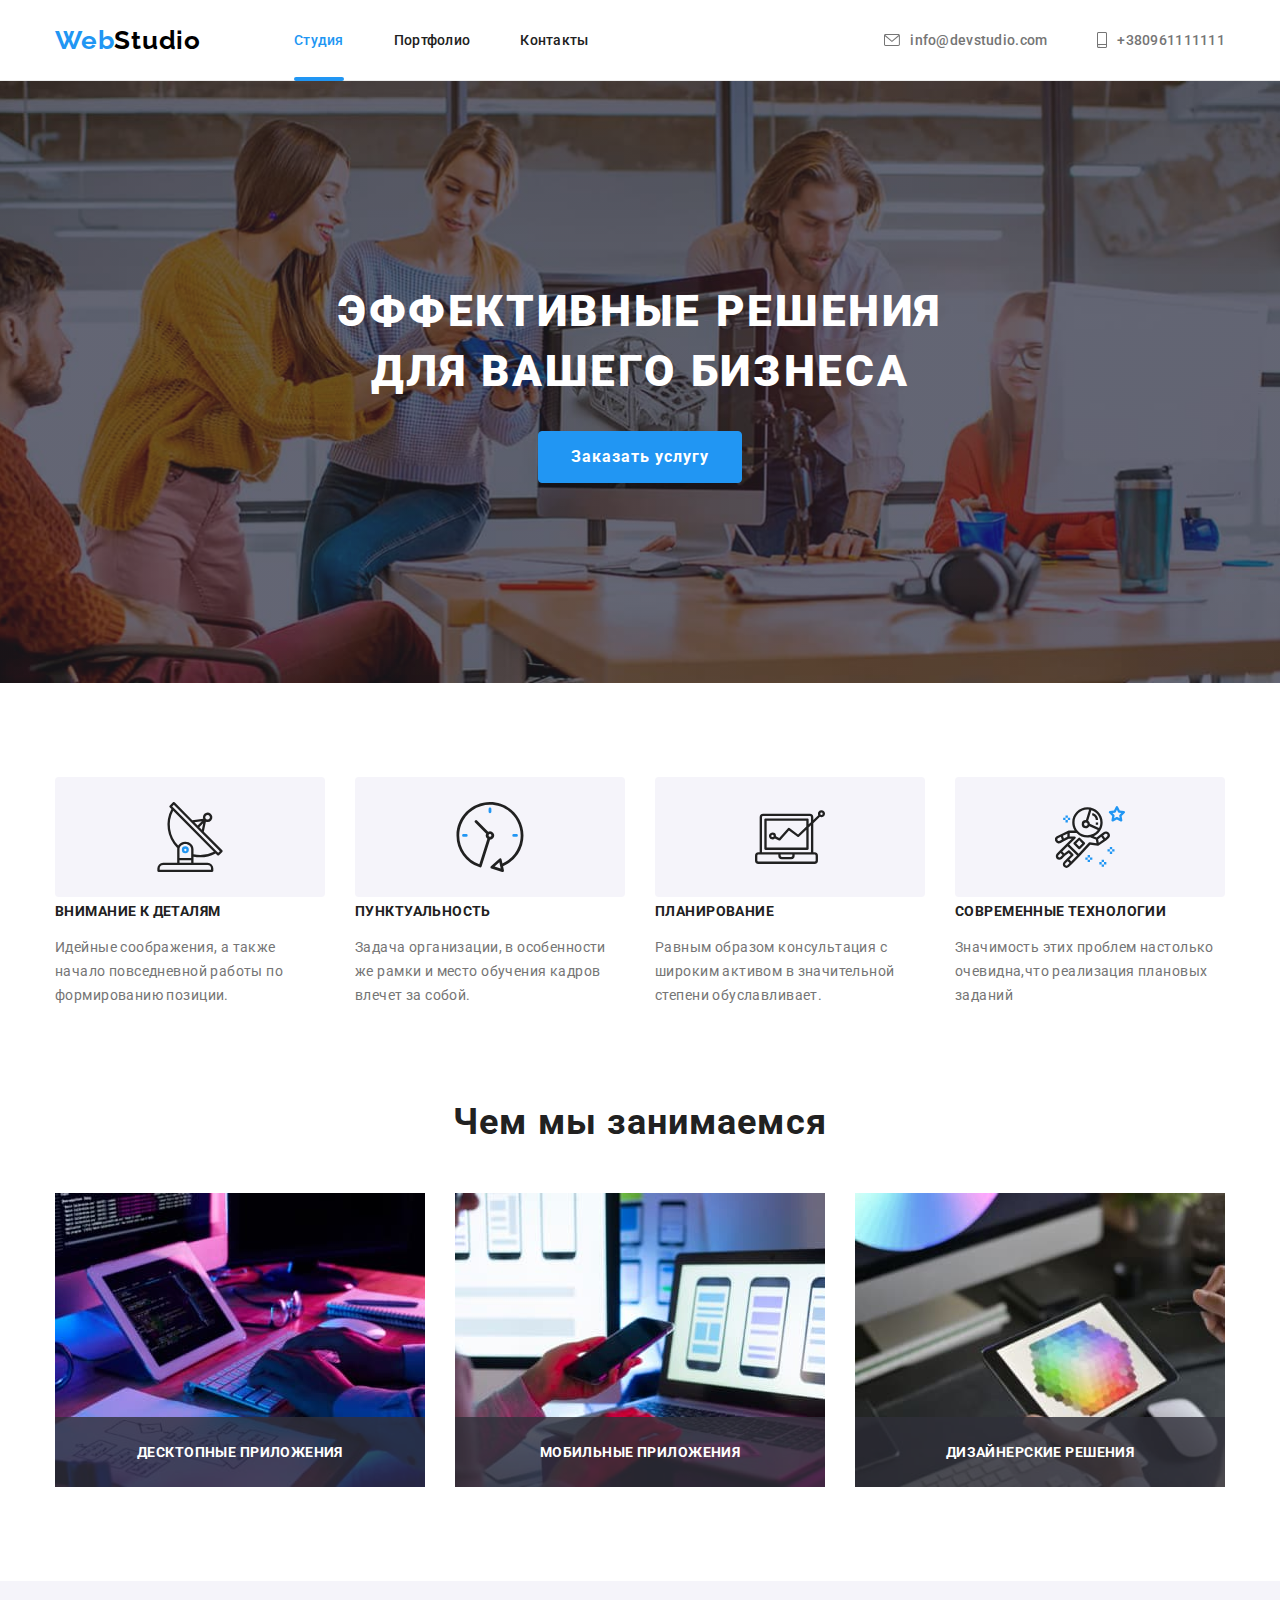
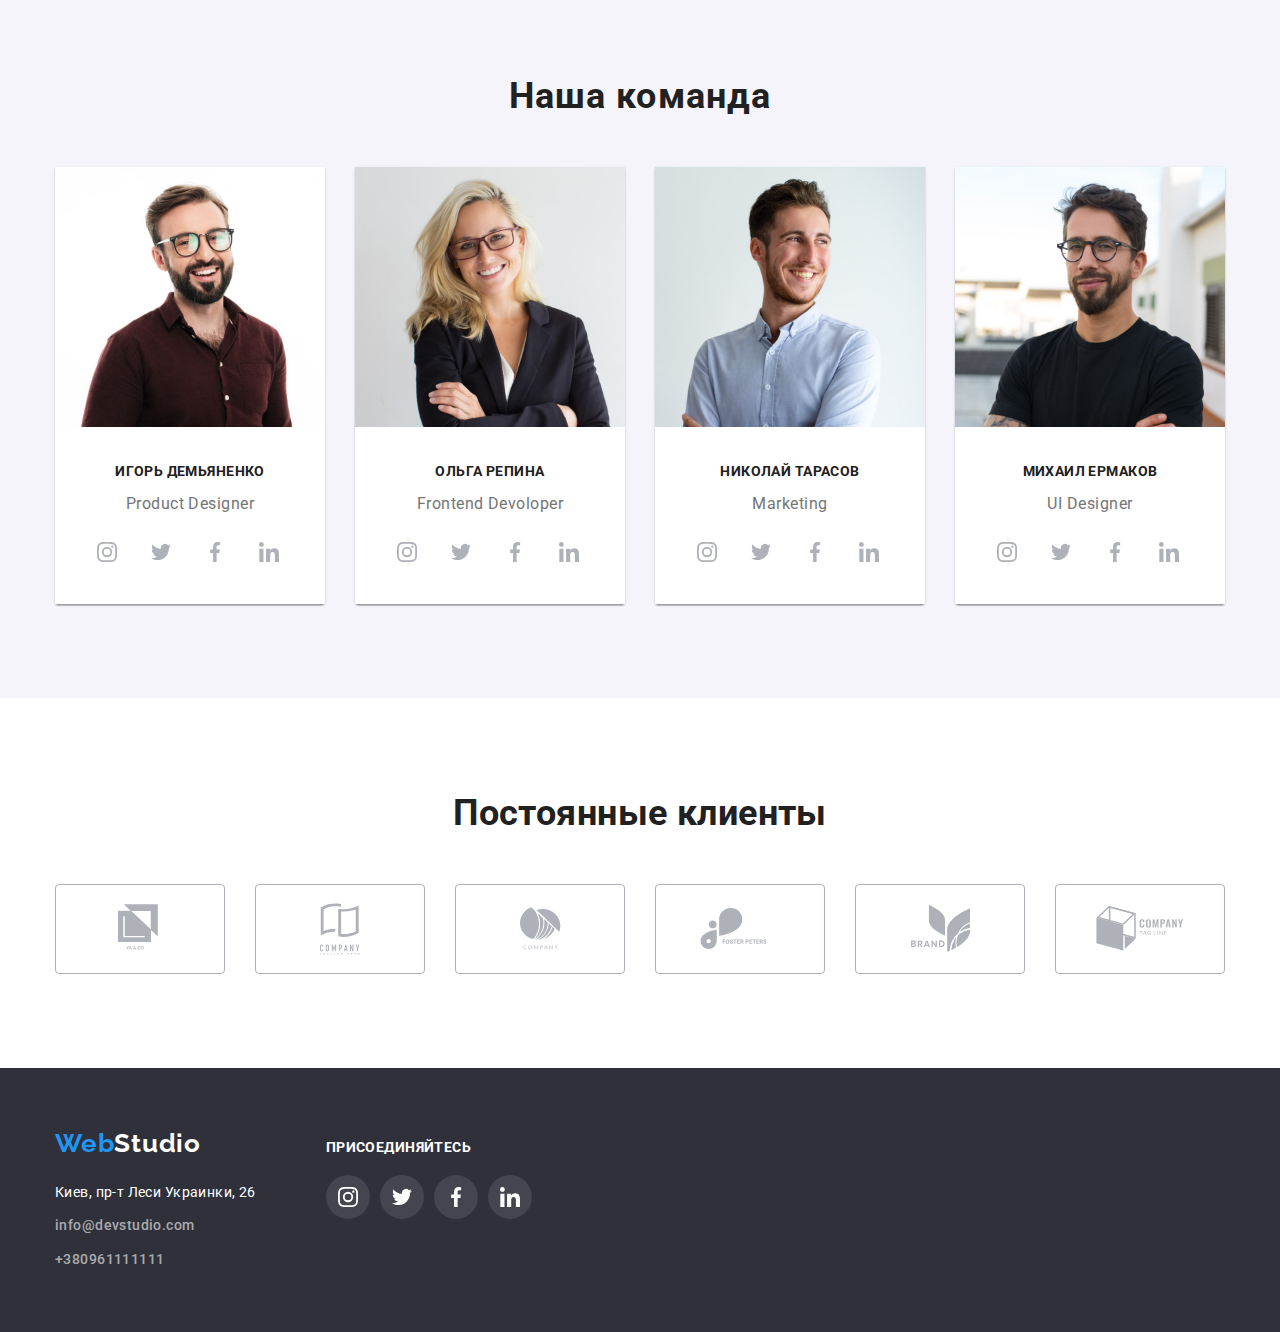
<file: index.html>
<!DOCTYPE html>
<html lang="ru">
  <head>
    <meta charset="UTF-8" />
    <meta name="viewport" content="width=device-width, initial-scale=1.0" />
    <title>Студия</title>
    <link
      href="https://fonts.googleapis.com/css2?family=Raleway:wght@700&family=Roboto:wght@400;500;700;900&display=swap"
      rel="stylesheet"
    />
    <link
      rel="stylesheet"
      href="https://cdnjs.cloudflare.com/ajax/libs/modern-normalize/1.0.0/modern-normalize.min.css"
    />
    <link rel="stylesheet" href="./css/styles.css" />
  </head>
  <body>
    <header class="header">
      <div class="container">
        <nav class="nav-main">
          <a href="./index.html" class="web-logo"
            >Web<span class="studio-logo">Studio</span>
          </a>
          <ul class="links">
            <li class="item">
              <a href="./index.html" class="current-link">Студия</a>
            </li>
            <li class="item">
              <a href="./portfolio.html" class="nav-link">Портфолио</a>
            </li>
            <li class="item"><a href="" class="nav-link">Контакты</a></li>
          </ul>
        </nav>

        <ul class="contacts-nav">
          <li class="item">
            <a href="mailto:info@devstudio.com" class="contact-link">
              <svg class="contact-icon" width="16" height="16">
                <use href="./images/sprite.svg#icon-mail"></use>
              </svg>
              info@devstudio.com</a
            >
          </li>
          <li class="item">
            <a href="tel:+38(096)1111111" class="contact-link">
              <svg class="contact-icon" width="10" height="16">
                <use href="./images/sprite.svg#icon-phone"></use>
              </svg>
              +380961111111</a
            >
          </li>
        </ul>
      </div>
    </header>

    <main>
      <!-- секция Героя -->
      <section class="section-hero">
        <div class="container">
          <div class="hero-container">
            <h1 class="hero-tittle">ЭФФЕКТИВНЫЕ РЕШЕНИЯ ДЛЯ ВАШЕГО БИЗНЕСА</h1>
            <button class="button-primary" data-modal-open>
              Заказать услугу
            </button>
          </div>
        </div>
      </section>

      <section class="section-features">
        <div class="container">
          <!-- <h2 class="visually-hidden">Наши преимущества</h2> -->
          <ul class="features-list">
            <li class="items antenna">
              <h3 class="features-tittle">Внимание к деталям</h3>
              <p class="text">
                Идейные соображения, а также начало повседневной работы по
                формированию позиции.
              </p>
            </li>
            <li class="items clock">
              <h3 class="features-tittle">Пунктуальность</h3>
              <p class="text">
                Задача организации, в особенности же рамки и место обучения
                кадров влечет за собой.
              </p>
            </li>
            <li class="items diagram">
              <h3 class="features-tittle">Планирование</h3>
              <p class="text">
                Равным образом консультация с широким активом в значительной
                степени обуславливает.
              </p>
            </li>
            <li class="items astronaut">
              <h3 class="features-tittle">Современные технологии</h3>
              <p class="text">
                Значимость этих проблем настолько очевидна,что реализация
                плановых заданий
              </p>
            </li>
          </ul>
        </div>
      </section>

      <section class="business-section">
        <div class="container">
          <!--Я думаю что тут наверное надо бы еще к картинкам добавить ссылку на переход, вряд ли посмотрев на картинки можно понять чем мы занимаемся-->
          <h2 class="tittles">Чем мы занимаемся</h2>
          <ul class="business-list">
            <li class="b-item">
              <img
                src="./images/img.jpg"
                alt="Что-то с компьютером"
                width="370"
              />
              <div class="business-tittle">
                <h3 class="business-text">Десктопные приложения</h3>
              </div>
            </li>
            <li class="b-item">
              <img
                src="./images/img2.jpg"
                alt="Что-то с телефоном"
                width="370"
              />
              <div class="business-tittle">
                <h3 class="business-text">Мобильные приложения</h3>
              </div>
            </li>
            <li class="b-item">
              <img
                src="./images/img3.jpg"
                alt="Что-то с планшетом"
                width="370"
              />
              <div class="business-tittle">
                <h3 class="business-text">Дизайнерские решения</h3>
              </div>
            </li>
          </ul>
        </div>
      </section>

      <section class="team-section">
        <div class="container">
          <h2 class="tittles">Наша команда</h2>

          <ul class="team-list">
            <li class="team-item">
              <img
                class="team-photos"
                src="./images/лицо1.jpg"
                alt="Igor"
                width="270"
              />
              <div class="team-names">
                <h3 class="features-tittle">Игорь Демьяненко</h3>
                <p class="text-team">Product Designer</p>
                <ul class="team-social">
                  <li class="team-links">
                    <a href="#" class="icon-link">
                      <svg class="social-icon">
                        <use href="./images/sprite.svg#icon-instagram"></use>
                      </svg>
                    </a>
                  </li>
                  <li class="team-links">
                    <a href="#" class="icon-link">
                      <svg class="social-icon">
                        <use href="./images/sprite.svg#icon-twitter"></use>
                      </svg>
                    </a>
                  </li>
                  <li class="team-links">
                    <a href="#" class="icon-link">
                      <svg class="social-icon">
                        <use href="./images/sprite.svg#icon-facebook"></use>
                      </svg>
                    </a>
                  </li>
                  <li class="team-links">
                    <a href="#" class="icon-link">
                      <svg class="social-icon">
                        <use href="./images/sprite.svg#icon-linkedin"></use>
                      </svg>
                    </a>
                  </li>
                </ul>
              </div>
            </li>
            <li class="team-item">
              <img
                class="team-photos"
                src="./images/лицо2.jpg"
                alt="Olga"
                width="270"
              />
              <div class="team-names">
                <h3 class="features-tittle">Ольга Репина</h3>
                <p class="text-team">Frontend Devoloper</p>
                <ul class="team-social">
                  <li class="team-links">
                    <a href="#" class="icon-link">
                      <svg class="social-icon">
                        <use href="./images/sprite.svg#icon-instagram"></use>
                      </svg>
                    </a>
                  </li>
                  <li class="team-links">
                    <a href="#" class="icon-link">
                      <svg class="social-icon">
                        <use href="./images/sprite.svg#icon-twitter"></use>
                      </svg>
                    </a>
                  </li>
                  <li class="team-links">
                    <a href="#" class="icon-link">
                      <svg class="social-icon">
                        <use href="./images/sprite.svg#icon-facebook"></use>
                      </svg>
                    </a>
                  </li>
                  <li class="team-links">
                    <a href="#" class="icon-link">
                      <svg class="social-icon">
                        <use href="./images/sprite.svg#icon-linkedin"></use>
                      </svg>
                    </a>
                  </li>
                </ul>
              </div>
            </li>
            <li class="team-item">
              <img
                class="team-photos"
                src="./images/лицо3.jpg"
                alt="Nikolai"
                width="270"
              />
              <div class="team-names">
                <h3 class="features-tittle">Николай Тарасов</h3>
                <p class="text-team">Marketing</p>
                <ul class="team-social">
                  <li class="team-links">
                    <a href="#" class="icon-link">
                      <svg class="social-icon">
                        <use href="./images/sprite.svg#icon-instagram"></use>
                      </svg>
                    </a>
                  </li>
                  <li class="team-links">
                    <a href="#" class="icon-link">
                      <svg class="social-icon">
                        <use href="./images/sprite.svg#icon-twitter"></use>
                      </svg>
                    </a>
                  </li>
                  <li class="team-links">
                    <a href="#" class="icon-link">
                      <svg class="social-icon">
                        <use href="./images/sprite.svg#icon-facebook"></use>
                      </svg>
                    </a>
                  </li>
                  <li class="team-links">
                    <a href="#" class="icon-link">
                      <svg class="social-icon">
                        <use href="./images/sprite.svg#icon-linkedin"></use>
                      </svg>
                    </a>
                  </li>
                </ul>
              </div>
            </li>
            <li class="team-item">
              <img
                class="team-photos"
                src="./images/лицо4.jpg"
                alt="Mihail"
                width="270"
              />
              <div class="team-names">
                <h3 class="features-tittle">Михаил Ермаков</h3>
                <p class="text-team">UI Designer</p>
                <ul class="team-social">
                  <li class="team-links">
                    <a href="#" class="icon-link">
                      <svg class="social-icon">
                        <use href="./images/sprite.svg#icon-instagram"></use>
                      </svg>
                    </a>
                  </li>
                  <li class="team-links">
                    <a href="#" class="icon-link">
                      <svg class="social-icon">
                        <use href="./images/sprite.svg#icon-twitter"></use>
                      </svg>
                    </a>
                  </li>
                  <li class="team-links">
                    <a href="#" class="icon-link">
                      <svg class="social-icon">
                        <use href="./images/sprite.svg#icon-facebook"></use>
                      </svg>
                    </a>
                  </li>
                  <li class="team-links">
                    <a href="#" class="icon-link">
                      <svg class="social-icon">
                        <use href="./images/sprite.svg#icon-linkedin"></use>
                      </svg>
                    </a>
                  </li>
                </ul>
              </div>
            </li>
          </ul>
        </div>
      </section>
    </main>

    <section class="clients">
      <div class="container">
        <h2 class="clients-tittle">Постоянные клиенты</h2>
        <ul class="clients-list">
          <li class="clients-item">
            <a href="#" class="client-link">
              <svg class="clients-icon" width="44" height="49">
                <use href="./images/sprite.svg#icon-logo-1"></use>
              </svg>
            </a>
          </li>
          <li class="clients-item">
            <a href="#" class="client-link">
              <svg class="clients-icon" width="40" height="52">
                <use href="./images/sprite.svg#icon-logo-2"></use>
              </svg>
            </a>
          </li>
          <li class="clients-item">
            <a href="#" class="client-link">
              <svg class="clients-icon" width="41" height="43">
                <use href="./images/sprite.svg#icon-logo-3"></use>
              </svg>
            </a>
          </li>
          <li class="clients-item">
            <a href="#" class="client-link">
              <svg class="clients-icon" width="80" height="42">
                <use href="./images/sprite.svg#icon-logo-4"></use>
              </svg>
            </a>
          </li>
          <li class="clients-item">
            <a href="#" class="client-link">
              <svg class="clients-icon" width="59" height="47">
                <use href="./images/sprite.svg#icon-logo-5"></use>
              </svg>
            </a>
          </li>
          <li class="clients-item">
            <a href="#" class="client-link">
              <svg class="clients-icon" width="88" height="45">
                <use href="./images/sprite.svg#icon-logo-6"></use>
              </svg>
            </a>
          </li>
        </ul>
      </div>
    </section>

    <footer class="footer">
      <div class="container">
        <div class="footer-sect1">
          <a href="./index.html" class="web-logo"
            >Web<span class="studio-footer">Studio</span>
          </a>
          <address class="adress">
            <p class="footer-adress">Киев, пр-т Леси Украинки, 26</p>
            <ul>
              <li class="adress-features">
                <a href="mailto:info@devstudio.com" class="contacts-footer"
                  >info@devstudio.com</a
                >
              </li>
              <li class="adress-features">
                <a href="tel:+38(096)1111111" class="contacts-footer"
                  >+380961111111</a
                >
              </li>
            </ul>
          </address>
        </div>

        <div class="footer-sect2">
          <p class="footer-tittle">Присоединяйтесь</p>
          <ul class="foot-links">
            <li class="footer-list">
              <a href="#" class="footer-link">
                <svg class="footer-icon">
                  <use href="./images/sprite.svg#icon-instagram"></use>
                </svg>
              </a>
            </li>

            <li class="footer-list">
              <a href="#" class="footer-link">
                <svg class="footer-icon">
                  <use href="./images/sprite.svg#icon-twitter"></use>
                </svg>
              </a>
            </li>

            <li class="footer-list">
              <a href="#" class="footer-link">
                <svg class="footer-icon">
                  <use href="./images/sprite.svg#icon-facebook"></use>
                </svg>
              </a>
            </li>

            <li class="footer-list">
              <a href="#" class="footer-link">
                <svg class="footer-icon">
                  <use href="./images/sprite.svg#icon-linkedin"></use>
                </svg>
              </a>
            </li>
          </ul>
        </div>
      </div>
    </footer>

    <div class="backdrop is-hidden" data-modal>
      <div class="modal">
        <button class="button-close" data-modal-close>
          <svg class="close-button" width="18" height="18">
            <use href="./images/sprite.svg#close-button"></use>
          </svg>
        </button>
      </div>
    </div>

    <script src="./js/modal.js"></script>
  </body>
</html>
</file>
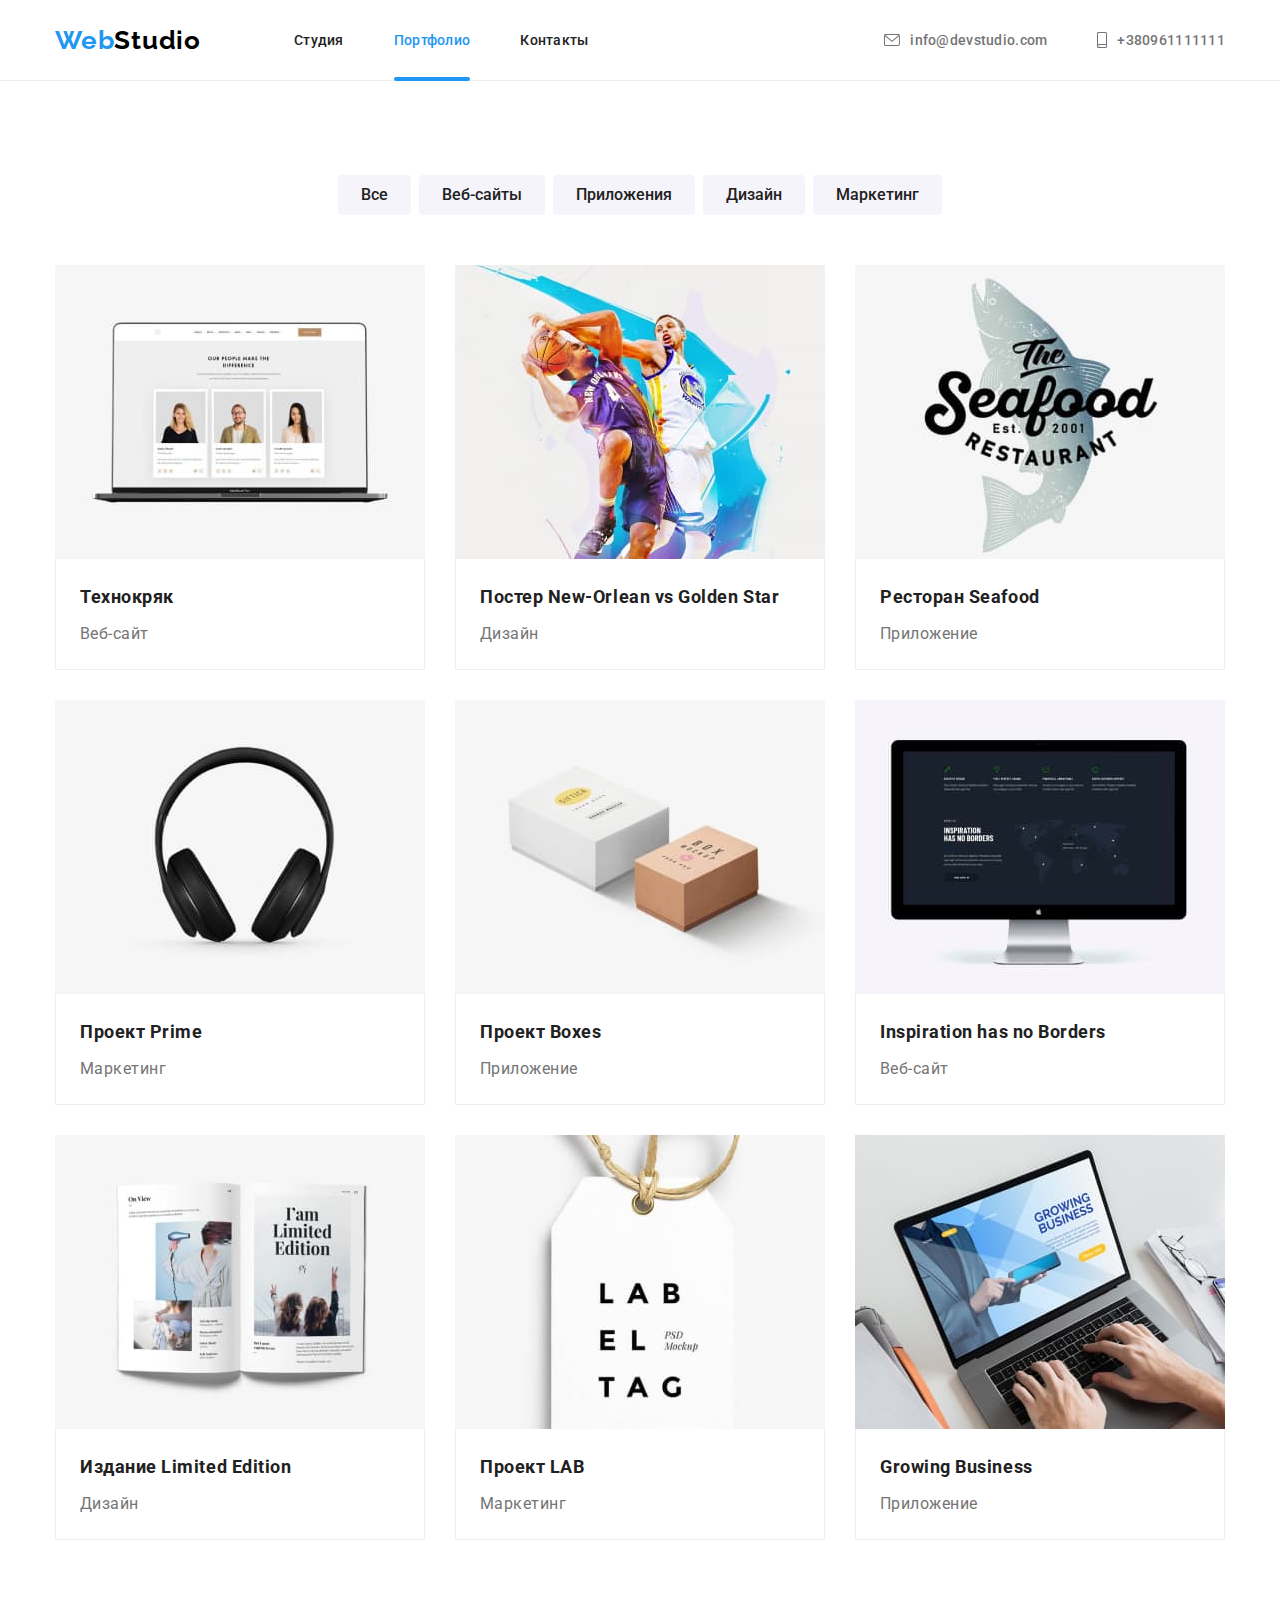
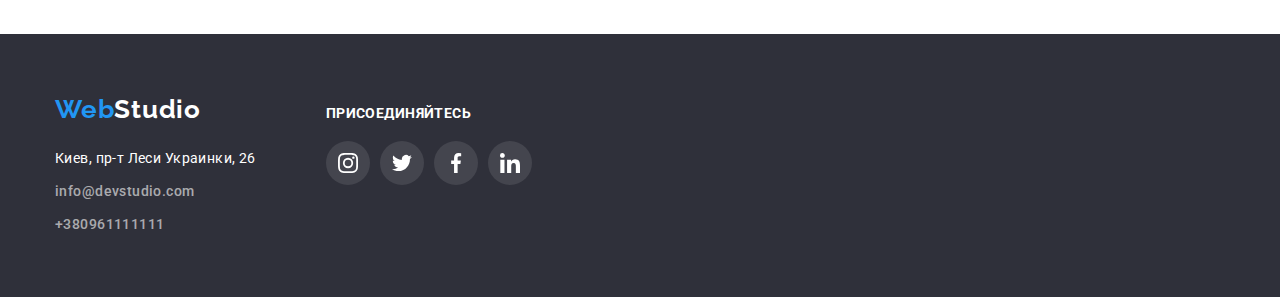
<file: portfolio.html>
<!DOCTYPE html>
<html lang="ru">

<head>
    <meta charset="UTF-8">
    <meta name="viewport" content="width=device-width, initial-scale=1.0">
    <title>Студия</title>
    <link href="https://fonts.googleapis.com/css2?family=Raleway:wght@700&family=Roboto:wght@400;500;700;900&display=swap"
        rel="stylesheet">
        <link rel="stylesheet" href="https://cdnjs.cloudflare.com/ajax/libs/modern-normalize/1.0.0/modern-normalize.min.css">
    <link rel="stylesheet" href="./css/styles.css">
</head>

    <header class="header">
        <div class="container">
            <nav class=" nav-main">
                <a href="./index.html" class="web-logo">Web<span class="studio-logo">Studio</span>
                </a>
                <ul class="links">
                    <li class="item"><a href="./index.html" class="nav-link">Студия</a></li>
                    <li class="item"><a href="./portfolio.html" class="current-link">Портфолио</a></li>
                    <li class="item"><a href="" class="nav-link">Контакты</a></li>
                </ul>
            </nav>
    
            <ul class="contacts-nav">
                <li class="item">
                    <a href="mailto:info@devstudio.com" class="contact-link">
                        <svg class="contact-icon" width="16" height="16">
                            <use href="./images/sprite.svg#icon-mail"></use>
                        </svg>
                        info@devstudio.com</a>
                </li>
                <li class="item"><a href="tel:+38(096)1111111" class="contact-link">
                        <svg class="contact-icon" width="10" height="16">
                            <use href="./images/sprite.svg#icon-phone"></use>
                        </svg>
                        +380961111111</a></li>
            </ul>
        </div>
    
    </header>

    <main>

       <section class="portfolio">
           <!-- <h1>Портфолио</h1> потом спрячется -->
        
    <div class="container-portfolio">
                <ul class="filtres">
                    <li class="buttons-filtres"><button type="button" class="button">Все</button></li>
                    <li class="buttons-filtres"><button type="button" class="button">Веб-сайты</button></li>
                    <li class="buttons-filtres"><button type="button" class="button">Приложения</button></li>
                    <li class="buttons-filtres"><button type="button" class="button">Дизайн</button></li>
                    <li class="buttons-filtres"><button type="button" class="button">Маркетинг</button></li>
                </ul>
                              
                <ul class="portfolio-item">
                    <li class="portfolio-element">
                        <a class="portfolio-link" href="#">
                        <div class="box">
                            <img src="./images/веб-сайт.jpg" alt="Веб-сайт" width="370" height="294">
                               <div class="overlay">
                                   <p class="textport">Технокряк это современная площадка распространения коронавируса. Компании используют эту платформу для цифрового шпионажа и атак на защищённые сервера конкурентов.</p></div>
                            </div>
                            <div class="portfolio-name">
                            <h2 class="features-tittle-pf">Технокряк</h2>
                            <p class="text-portfolio">Веб-сайт</p>
                            </div>
                        </a>
                    </li>
                    <li class="portfolio-element">
                        <a class="portfolio-link" href="#">
                            <div class="box"> 
                                <img src="./images/дизайн.jpg" alt="дизайн" width="370" height="294">
                            <div class="overlay">
                                   <p class="textport">Технокряк это современная площадка распространения коронавируса. Компании используют эту платформу для цифрового шпионажа и атак на защищённые сервера конкурентов.</p></div>
                            </div>
                            
                            <div class="portfolio-name">
                            <h2 class="features-tittle-pf">Постер New-Orlean vs Golden Star</h2>
                            <p class="text-portfolio">Дизайн</p>
                            </div>
                        </a>
                    </li>
                    <li class="portfolio-element">
                        <a class="portfolio-link" href="#">
                            <div class="box"> 
                                <img src="./images/приложение.jpg" alt="приложение" width="370" height="294">
                            <div class="overlay">
                                   <p class="textport">Технокряк это современная площадка распространения коронавируса. Компании используют эту платформу для цифрового шпионажа и атак на защищённые сервера конкурентов.</p></div>
                            </div> 
                                   <div class="portfolio-name">
                            <h2 class="features-tittle-pf">Ресторан Seafood</h2>
                            <p class="text-portfolio">Приложение</p>
                            </div>
                        </a>
                    </li>
                    <li class="portfolio-element">
                        <a class="portfolio-link" href="#">
                            <div class="box"> 
                                <img src="./images/маркетинг.jpg" alt="маркетинг" width="370" height="294">
                            <div class="overlay">
                                   <p class="textport">Технокряк это современная площадка распространения коронавируса. Компании используют эту платформу для цифрового шпионажа и атак на защищённые сервера конкурентов.</p></div>
                            </div> 
                                   <div class="portfolio-name">
                            <h2 class="features-tittle-pf">Проект Prime</h2>
                            <p class="text-portfolio">Маркетинг</p>
                            </div>
                        </a>
                    </li>
                    <li class="portfolio-element">
                        <a class="portfolio-link" href="#">
                            <div class="box">
                                <img src="./images/приложение2.jpg" alt="приложение" width="370" height="294">
                            <div class="overlay">
                                   <p class="textport">Технокряк это современная площадка распространения коронавируса. Компании используют эту платформу для цифрового шпионажа и атак на защищённые сервера конкурентов.</p></div>
                            </div> 
                                   <div class="portfolio-name">
                            <h2 class="features-tittle-pf">Проект Boxes</h2>
                            <p class="text-portfolio">Приложение</p>
                            </div>
                        </a>
                    </li>
                    <li class="portfolio-element">
                        <a class="portfolio-link" href="#">
                            <div class="box"> 
                                <img src="./images/вебсайт2.jpg" alt="веб-сайт" width="370" height="294">
                            <div class="overlay">
                                   <p class="textport">Технокряк это современная площадка распространения коронавируса. Компании используют эту платформу для цифрового шпионажа и атак на защищённые сервера конкурентов.</p></div>
                            </div> 
                                   <div class="portfolio-name">
                            <h2 class="features-tittle-pf">Inspiration has no Borders</h2>
                            <p class="text-portfolio">Веб-сайт</p>
                            </div>
                        </a>
                    </li>
                    <li class="portfolio-element">
                        <a class="portfolio-link" href="#">
                            <div class="box">
                                <img src="./images/дизайн2.jpg" alt="дизайн" width="370" height="294">
                            <div class="overlay">
                                   <p class="textport">Технокряк это современная площадка распространения коронавируса. Компании используют эту платформу для цифрового шпионажа и атак на защищённые сервера конкурентов.</p></div>
                            </div> 
                                   <div class="portfolio-name">
                            <h2 class="features-tittle-pf">Издание Limited Edition</h2>
                            <p class="text-portfolio">Дизайн</p>
                            </div>
                        </a>
                    </li>
                    <li class="portfolio-element">
                        <a class="portfolio-link" href="#">
                            
                            <div class="box"> 
                                <img src="./images/маркетинг2.jpg" alt="маркетинг" width="370" height="294">
                            <div class="overlay">
                                   <p class="textport">Технокряк это современная площадка распространения коронавируса. Компании используют эту платформу для цифрового шпионажа и атак на защищённые сервера конкурентов.</p></div>
                            </div>
                                   <div class="portfolio-name">
                            <h2 class="features-tittle-pf">Проект LAB</h2>
                            <p class="text-portfolio">Маркетинг</p>
                            </div>
                        </a>
                    </li>
                    <li class="portfolio-element">
                        <a class="portfolio-link" href="#">
                            <div class="box">
                                <img src="./images/приложени3.jpg" alt="приложение" width="370" height="294">
                            <div class="overlay">
                                   <p class="textport">Технокряк это современная площадка распространения коронавируса. Компании используют эту платформу для цифрового шпионажа и атак на защищённые сервера конкурентов.</p></div>
                            </div>
                                   <div class="portfolio-name">
                            <h2 class="features-tittle-pf">Growing Business</h2>
                            <p class="text-portfolio">Приложение</p>
                            </div>
                        </a>
                    </li>
                
                
                </ul>

    </div>

       </section>

    </main>

    <footer class="footer">
        <div class="container">
            <div class="footer-sect1">
                <a href="./index.html" class="web-logo">Web<span class="studio-footer">Studio</span>
                </a>
                <address class="adress">
                    <p class="footer-adress"> Киев, пр-т Леси Украинки, 26</p>
                    <ul>
                        <li class="adress-features">
                            <a href="mailto:info@devstudio.com" class="contacts-footer">info@devstudio.com</a>
                        </li>
                        <li class="adress-features">
                            <a href="tel:+38(096)1111111" class="contacts-footer">+380961111111</a>
                        </li>
                    </ul>
                </address>
            </div>
    
            <div class="footer-sect2">
                <p class="footer-tittle">Присоединяйтесь</p>
                <ul class="foot-links">
                    <li class="footer-list">
                        <a href="#" class="footer-link">
                            <svg class="footer-icon">
                                <use href="./images/sprite.svg#icon-instagram"></use>
                            </svg>
                        </a>
                    </li>
    
                    <li class="footer-list">
                        <a href="#" class="footer-link">
                            <svg class="footer-icon">
                                <use href="./images/sprite.svg#icon-twitter"></use>
                            </svg>
                        </a>
                    </li>
    
                    <li class="footer-list">
                        <a href="#" class="footer-link">
                            <svg class="footer-icon">
                                <use href="./images/sprite.svg#icon-facebook"></use>
                            </svg>
                        </a>
                    </li>
    
                    <li class="footer-list">
                        <a href="#" class="footer-link">
                            <svg class="footer-icon">
                                <use href="./images/sprite.svg#icon-linkedin"></use>
                            </svg>
                        </a>
                    </li>
                </ul>
    
            </div>
    
        </div>
    </footer>

</body>

</html>
</file>
<file: css/styles.css>
:root {
  --primery-text-color: #757575;
  --tittle-text-color: #212121;
  --accent-white-color: #ffffff;
  --backgr-color-botton: #f5f4fa;
  --accent-button-color: #2196f3;
}

*,
*::before,
*::after {
  box-sizing: border-box;
}

img {
  display: block;
  max-width: 100%;
  height: auto;
}

.visually-hidden {
  position: absolute;
  width: 1px;
  height: 1px;
  margin: -1px;
  border: 0;
  padding: 0;
}

ul {
  list-style-type: none;
  padding: 0;
  margin: 0;
}

body {
  background-color: #ffffff;
  color: var(--tittle-text-color);
  font-family: "Roboto", sans-serif;
  letter-spacing: 0.03em;
  font-size: 14px;
  line-height: 1.71;
}

a {
  cursor: pointer;
  text-decoration: none;
}

.button {
  cursor: pointer;
  text-decoration: none;
}

.header {
  border-bottom: 1px solid #ececec;
}

.header .container {
  display: flex;
}

.nav-main {
  display: flex;
  align-items: center;
}

.web-logo {
  color: var(--accent-button-color);
  font-family: Raleway;
  font-weight: 700;
  font-size: 26px;
  line-height: 31px;
  letter-spacing: 0.03em;
}

.studio-logo {
  color: #000000;
  font-family: Raleway;
  font-weight: 700;
  font-size: 26px;
  line-height: 31px;
  letter-spacing: 0.03em;
}

.links {
  display: flex;
  margin-left: 93px;
  align-items: center;
}

.item {
  display: block;
}

.links .item:not(:last-child) {
  margin-right: 50px;
}

.links .nav-link {
  display: block;
  padding-top: 32px;
  padding-bottom: 32px;
  font-weight: 500;
  font-size: 14px;
  line-height: 16px;
  letter-spacing: 0.02em;
  color: var(--tittle-text-color);
}

.links .nav-link:hover,
.links .nav-link:focus {
  color: var(--accent-button-color);
}

.contact-icon {
  margin-right: 10px;
  fill: currentColor;
  padding: 0;
  margin-top: 0;
  margin-bottom: 0;
}

.contacts-nav {
  display: flex;
  align-items: center;
  margin-left: auto;
}

.contacts-nav .item:last-child {
  margin-left: 50px;
}

.contacts-nav .contact-link {
  display: flex;
  padding-top: 32px;
  padding-bottom: 32px;
  font-weight: 500;
  font-size: 14px;
  line-height: 16px;
  letter-spacing: 0.02em;
  color: var(--primery-text-color);
}

.contacts-nav .contact-link:hover,
.contacts-nav .contact-link:focus {
  color: var(--accent-button-color);
}

.section-hero {
  background-color: #c4c4c4;
  color: var(--accent-white-color);
  max-width: 1600px;
  margin-right: auto;
  margin-left: auto;
  background-image: linear-gradient(to right, #2f303a66, #2f303a66),
    url(../images/Img-hero.jpg);
  background-position: center;
  background-size: cover;
}

.section-hero .container {
  padding-top: 200px;
  padding-bottom: 200px;
}

.container {
  width: 1200px;
  align-items: center;
  padding-left: 15px;
  padding-right: 15px;
  margin-left: auto;
  margin-right: auto;
  /* outline: 2px solid red; */
}

.hero-container {
  width: 696px;
  margin-right: auto;
  margin-left: auto;
  text-align: center;
}

.hero-tittle {
  margin-top: 0;
  margin-bottom: 30px;
  font-weight: 900;
  font-size: 44px;
  line-height: 60px;
  letter-spacing: 0.06em;
  text-transform: uppercase;
  text-align: center;
  color: #ffffff;
}

.features-tittle {
  margin-top: 0;
  margin-bottom: 0px;
  font-weight: 700;
  font-size: 14px;
  line-height: 2;
  text-transform: uppercase;
  letter-spacing: 0.03em;
  color: var(--tittle-text-color);
}

.text {
  margin-top: 10px;
  margin-bottom: 0;
  font-weight: normal;
  font-size: 14px;
  line-height: 24px;
  letter-spacing: 0.03em;
  color: var(--primery-text-color);
}

.button {
  display: inline-block;
  padding: 6px 22px;
  border-radius: 4px;
  font-weight: 500;
  font-size: 16px;
  line-height: 1.62;
  text-align: center;
  border: 1px solid transparent;
  color: var(--tittle-text-color);
  background-color: var(--backgr-color-botton);
}

.current-link {
  position: relative;
  display: block;
  color: var(--accent-button-color);
  padding-top: 32px;
  padding-bottom: 32px;
  font-weight: 500;
  font-size: 14px;
  line-height: 16px;
  letter-spacing: 0.02em;
}

.current-link::after {
  content: "";
  display: block;
  position: absolute;
  bottom: -1px;
  left: 0;
  width: 100%;
  height: 4px;
  border-radius: 2px;
  background-color: var(--accent-button-color);
}

.button:hover,
.button:focus {
  background-color: var(--accent-button-color);
  color: #ffffff;
  box-shadow: 0px 3px 1px rgba(0, 0, 0, 0.1), 0px 1px 2px rgba(0, 0, 0, 0.08),
    0px 2px 2px rgba(0, 0, 0, 0.12);
  border-radius: 4px;
}

.button-primary {
  display: inline-block;
  padding: 10px 32px;
  border: 1px solid var(--accent-button-color);
  border-radius: 4px;
  min-width: 200px;
  background-color: var(--accent-button-color);
  color: var(--accent-white-color);
  font-weight: 700;
  font-size: 16px;
  line-height: 1.87;
  letter-spacing: 0.06em;
}

.team-section {
  background-color: var(--backgr-color-botton);
}

.text-team {
  margin-top: 10px;
  margin-bottom: 0;
  font-weight: normal;
  font-size: 16px;
  line-height: 1.18;
  letter-spacing: 0.03em;
  color: var(--primery-text-color);
}

.tittles {
  margin-top: 0;
  margin-bottom: 50px;
  font-weight: 700;
  font-size: 36px;
  line-height: 42px;
  text-align: center;
  letter-spacing: 0.03em;
  color: var(--tittle-text-color);
}

.footer {
  background-color: #2f303a;
  padding-top: 60px;
  padding-bottom: 60px;
}

.studio-footer {
  font-family: Raleway, sans-serif;
  font-weight: 700;
  font-size: 26px;
  line-height: 31px;
  letter-spacing: 0.03em;
  color: var(--accent-white-color);
}

.contacts-footer:hover,
.contacts-footer:focus {
  color: var(--accent-button-color);
}

.footer-adress {
  margin-top: 20px;
  margin-bottom: 0;
  font-style: normal;
  font-weight: 400;
  font-size: 14px;
  line-height: 24px;
  letter-spacing: 0.03em;
  color: var(--accent-white-color);
}
.adress-features {
  margin-top: 9px;
}

.contacts-footer {
  font-style: normal;
  font-weight: 500;
  font-size: 14px;
  line-height: 24px;
  letter-spacing: 0.03em;
  color: rgba(255, 255, 255, 0.6);
}

.features-portfolio {
  margin-top: 0;
  margin-bottom: 0;
  font-weight: 700;
  font-size: 18px;
  line-height: 2;
  letter-spacing: 0.06em;
  color: var(--tittle-text-color);
}
.text-portfolio {
  margin-top: 4px;
  margin-bottom: 0;
  font-weight: normal;
  font-size: 16px;
  line-height: 1.87;
  letter-spacing: 0.03em;
  color: var(--primery-text-color);
}

.business-section .container {
  padding-top: 0;
  padding-bottom: 94px;
}

.section-features .container {
  padding-top: 94px;
  padding-bottom: 94px;
}

.items:not(:last-child) {
  margin-right: 30px;
}

.items {
  width: calc((100% - 3 * 30px) / 4);
}

.items::before {
  display: block;
  content: "";
  height: 120px;
  background-size: 70 px, 70px;
  background-repeat: no-repeat;
  background-position: center;
  background-color: var(--backgr-color-botton);
  border-radius: 4px;
}

.antenna::before {
  background-image: url(../images/antenna\ 1.svg);
}

.clock::before {
  background-image: url(../images/clock\ 1.svg);
}

.diagram::before {
  background-image: url(../images/Vector.svg);
}

.astronaut::before {
  background-image: url(../images/astronaut\ 1.svg);
}

.team-section .container {
  padding-top: 94px;
  padding-bottom: 94px;
}

.features-list {
  display: flex;
  flex-wrap: wrap;
}

.business-list {
  display: flex;
  flex-wrap: wrap;
}

.b-item {
  position: relative;
}

.business-tittle {
  position: absolute;
  bottom: 0;
  left: 0;
  display: flex;
  align-items: center;
  width: 100%;
  height: 70px;
  background-color: rgba(47, 48, 58, 0.8);
  /* outline: 2px solid red; */
}

.business-text {
  margin: 0;
  margin-left: auto;
  margin-right: auto;
  font-weight: bold;
  font-size: 14px;
  line-height: 16px;
  text-align: center;
  letter-spacing: 0.03em;
  text-transform: uppercase;

  color: #ffffff;
}

.b-item:not(:last-child) {
  margin-right: 30px;
  display: list-item;
}

.team-list {
  display: flex;
  /* outline: 2px solid red; */
}

.team-item {
  width: 270px;
  box-shadow: 0px 1px 3px rgba(0, 0, 0, 0.12), 0px 1px 1px rgba(0, 0, 0, 0.14),
    0px 2px 1px rgba(0, 0, 0, 0.2);
  border-radius: 0px 0px 4px 4px;
}

.team-item:not(:last-child) {
  margin-right: 30px;
  padding-bottom: 0;
}

.team-names {
  padding-top: 30px;
  padding-bottom: 30px;
  padding-right: 30px;
  padding-left: 30px;
  text-align: center;
  background-color: var(--accent-white-color);

  /* outline: 2px solid red; */
}

.team-social {
  margin-top: 16px;
  display: flex;
  align-items: center;
  padding: 0;
  /* outline: solid blue; */
}

.icon-link {
  /* outline: solid red; */

  display: flex;
  justify-content: center;
  align-items: center;
  height: 44px;
  width: 44px;
  line-height: 0px;
  border-radius: 50%;
  fill: var(--social-icon-link);
}

.team-links {
  height: 44px;
  width: 44px;
  line-height: 0px;
  border-radius: 50%;
  fill: #afb1b8;
}

.team-links:not(:last-child) {
  margin-right: 10px;
}

.social-icon {
  /* fill: #afb1b8; */
  width: 20px;
  height: 20px;
}

.team-links:hover {
  background-color: var(--accent-button-color);
  fill: white;
}

.clients {
  padding-top: 94px;
  padding-bottom: 94px;
}

.clients-tittle {
  font-weight: bold;
  font-size: 36px;
  line-height: 42px;
  text-align: center;
  margin-top: 0;
  margin-bottom: 0;
}
.clients-list {
  display: flex;
  justify-content: center;
  margin-top: 50px;
}

.client-link {
  width: 100%;
  height: 100%;
  display: flex;
  justify-content: center;
  align-items: center;
  border: 1px solid #afb1b8;
  border-radius: 4px;
  fill: #afb1b8;
}

.clients-list .client-link:focus,
.clients-list .client-link:hover {
  border-color: var(--accent-button-color);
  fill: var(--accent-button-color);
}

.clients-item:not(:last-child) {
  margin-right: 30px;
}

.clients-item {
  width: 170px;
  height: 90px;
}

.social-icon .adress {
  display: flex;
  flex-direction: column;
}

.filtres {
  margin-bottom: 50px;
  display: flex;
  flex-direction: row;
  justify-content: center;
}

.portfolio {
  padding-top: 94px;
  padding-bottom: 94px;
}

.container-portfolio {
  width: 1200px;
  align-items: center;
  padding-left: 15px;
  padding-right: 15px;
  margin-left: auto;
  margin-right: auto;
  /* outline: 2px solid red; */
}

.buttons-filtres:not(:last-child) {
  margin-right: 8px;
}

.portfolio-item {
  display: flex;
  flex-wrap: wrap;
}

.portfolio-element {
  width: calc((100% - 60px) / 3);
  margin-right: 30px;
}

.portfolio-element:nth-child(3n) {
  margin-right: 0;
}

.portfolio-element:not(:nth-last-child(-n + 3)) {
  margin-bottom: 30px;
}

.portfolio-link {
  display: block;
}
.portfolio-link:hover,
.portfolio-link:focus {
  border: 1px solid #eeeeee;
  box-sizing: border-box;
  box-shadow: 0px 1px 1px rgba(0, 0, 0, 0.12), 0px 4px 4px rgba(0, 0, 0, 0.06),
    1px 4px 6px rgba(0, 0, 0, 0.16);
}

.portfolio-name {
  padding-top: 20px;
  padding-bottom: 20px;
  padding-right: 24px;
  padding-left: 24px;
  border: 1px solid #eeeeee;
  border-top: none;
}

.features-tittle-pf {
  margin-top: 0;
  margin-bottom: 0px;
  font-weight: 700;
  font-size: 18px;
  line-height: 2;
  letter-spacing: 0.03em;
  color: var(--tittle-text-color);
}

.footer-sect2 {
  margin-left: 70px;
}

.footer-tittle {
  margin-top: 0px;
  margin-bottom: 20px;
  font-style: normal;
  font-weight: bold;
  font-size: 14px;
  line-height: 16px;
  text-transform: uppercase;
  color: var(--accent-white-color);
}

.footer .container {
  align-items: baseline;
  display: flex;
}

.foot-links {
  display: flex;
  margin: 0;
  padding: 0;
}

.footer-list:not(:last-child) {
  margin-right: 10px;
}

.footer-link {
  display: flex;
  justify-content: center;
  align-items: center;
  height: 44px;
  width: 44px;
  line-height: 0px;
  border-radius: 50%;
  fill: var(--accent-white-color);
  background-color: #ffffff1a;
}

.footer-icon {
  height: 20px;
  width: 20px;
}

.footer-list:hover {
  border-radius: 50%;
  background-color: var(--accent-button-color);
  fill: var(--accent-white-color);
}

.box {
  position: relative;
  overflow: hidden;
}

.overlay {
  position: absolute;
  top: 0;
  left: 0;
  width: 100%;
  height: 100%;
  background: rgba(33, 150, 243, 0.9);
  transform: translateY(100%);
  transition: transform 250ms ease;
}

.portfolio-link:hover .overlay {
  transform: translateY(0);
}

.textport {
  margin: 0;
  padding: 63px 24px;
  font-size: 18px;
  line-height: 28px;

  color: #ffffff;
}

.backdrop {
  position: fixed;
  top: 0;
  left: 0;
  width: 100%;
  height: 100%;
  background: rgba(0, 0, 0, 0.2);
  border: 1px solid #000000;
  box-sizing: border-box;
  box-shadow: 0px 4px 4px rgba(0, 0, 0, 0.25);
}

.modal {
  position: absolute;
  top: 50%;
  left: 50%;
  min-width: 528px;
  min-height: 581px;
  transform: translate(-50%, -50%);
  background-color: white;
}

.backdrop.is-hidden {
  opacity: 0;
  pointer-events: none;
}

.button-close {
  position: absolute;
  top: 8px;
  right: 8px;

  background: #ffffff;
  border: 1px solid rgba(0, 0, 0, 0.1);
  border-radius: 50%;
}

.close-button {
  fill: black;
}
</file>
